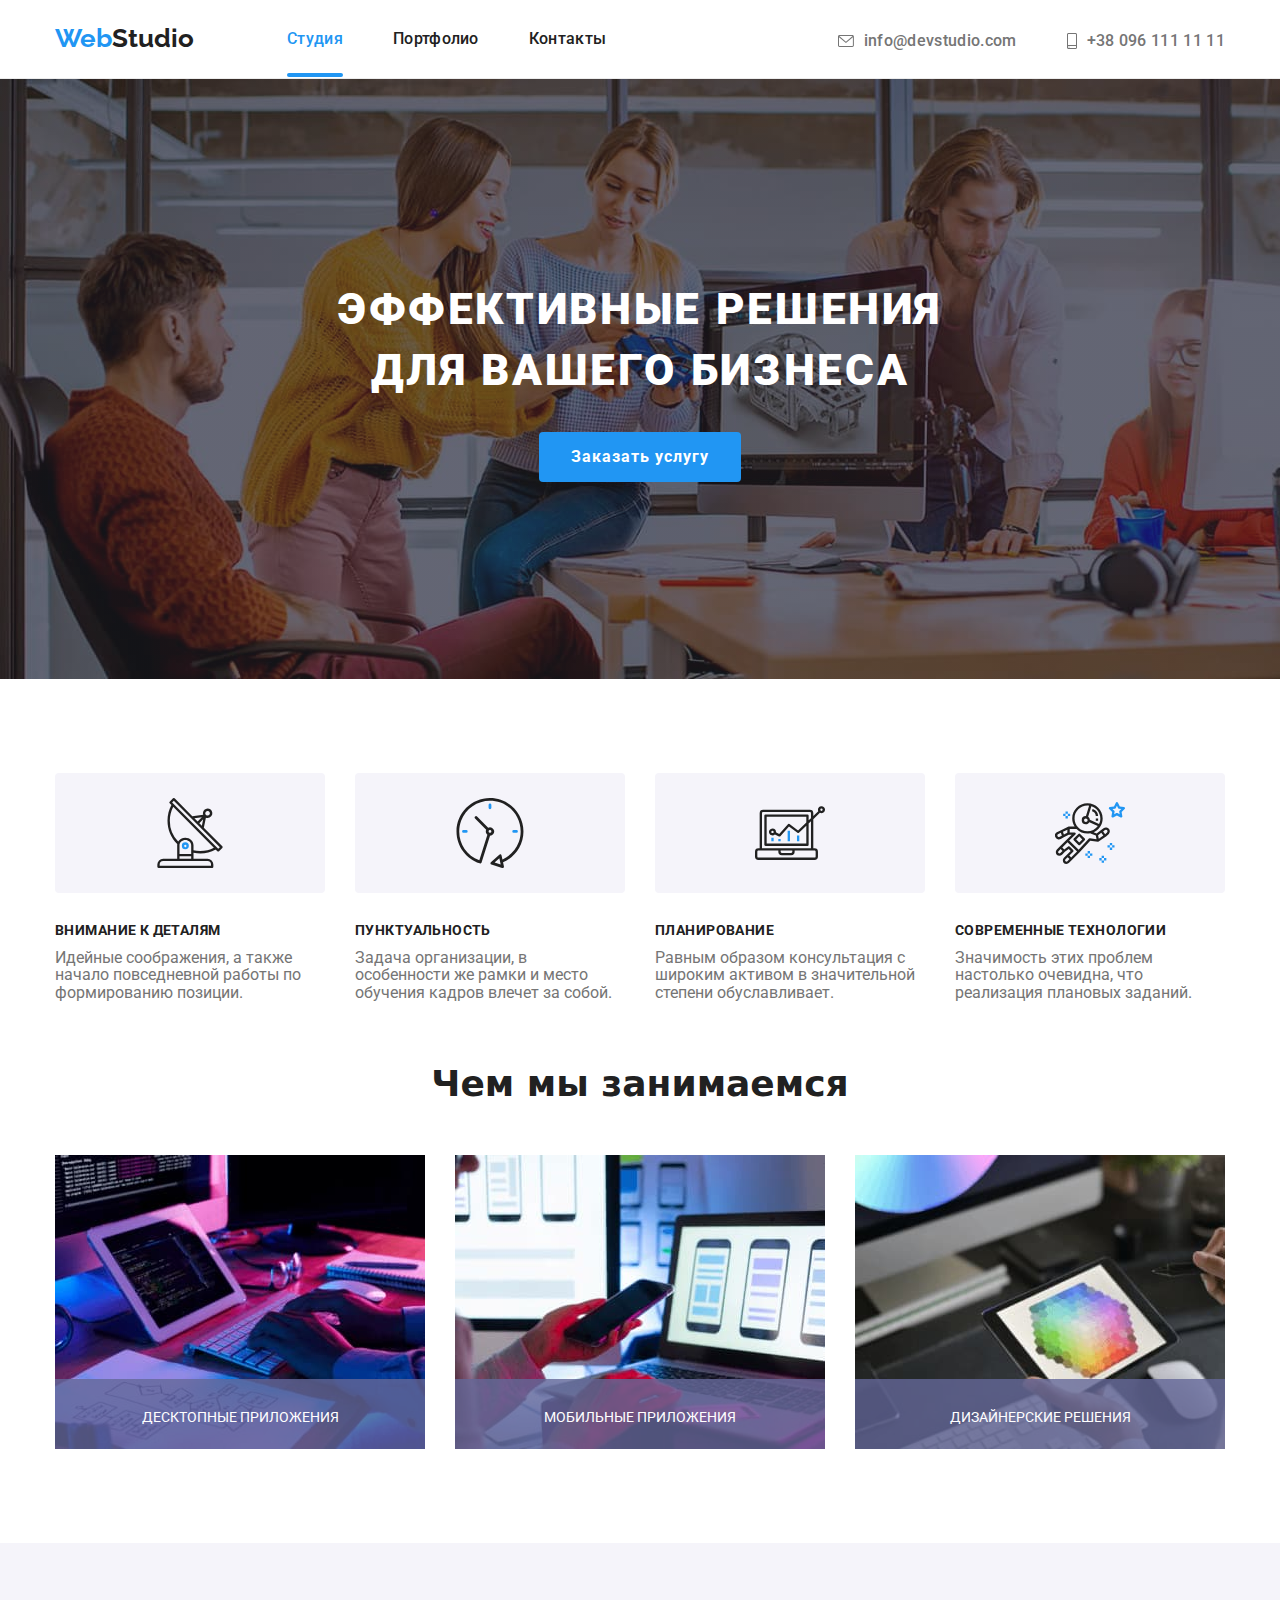
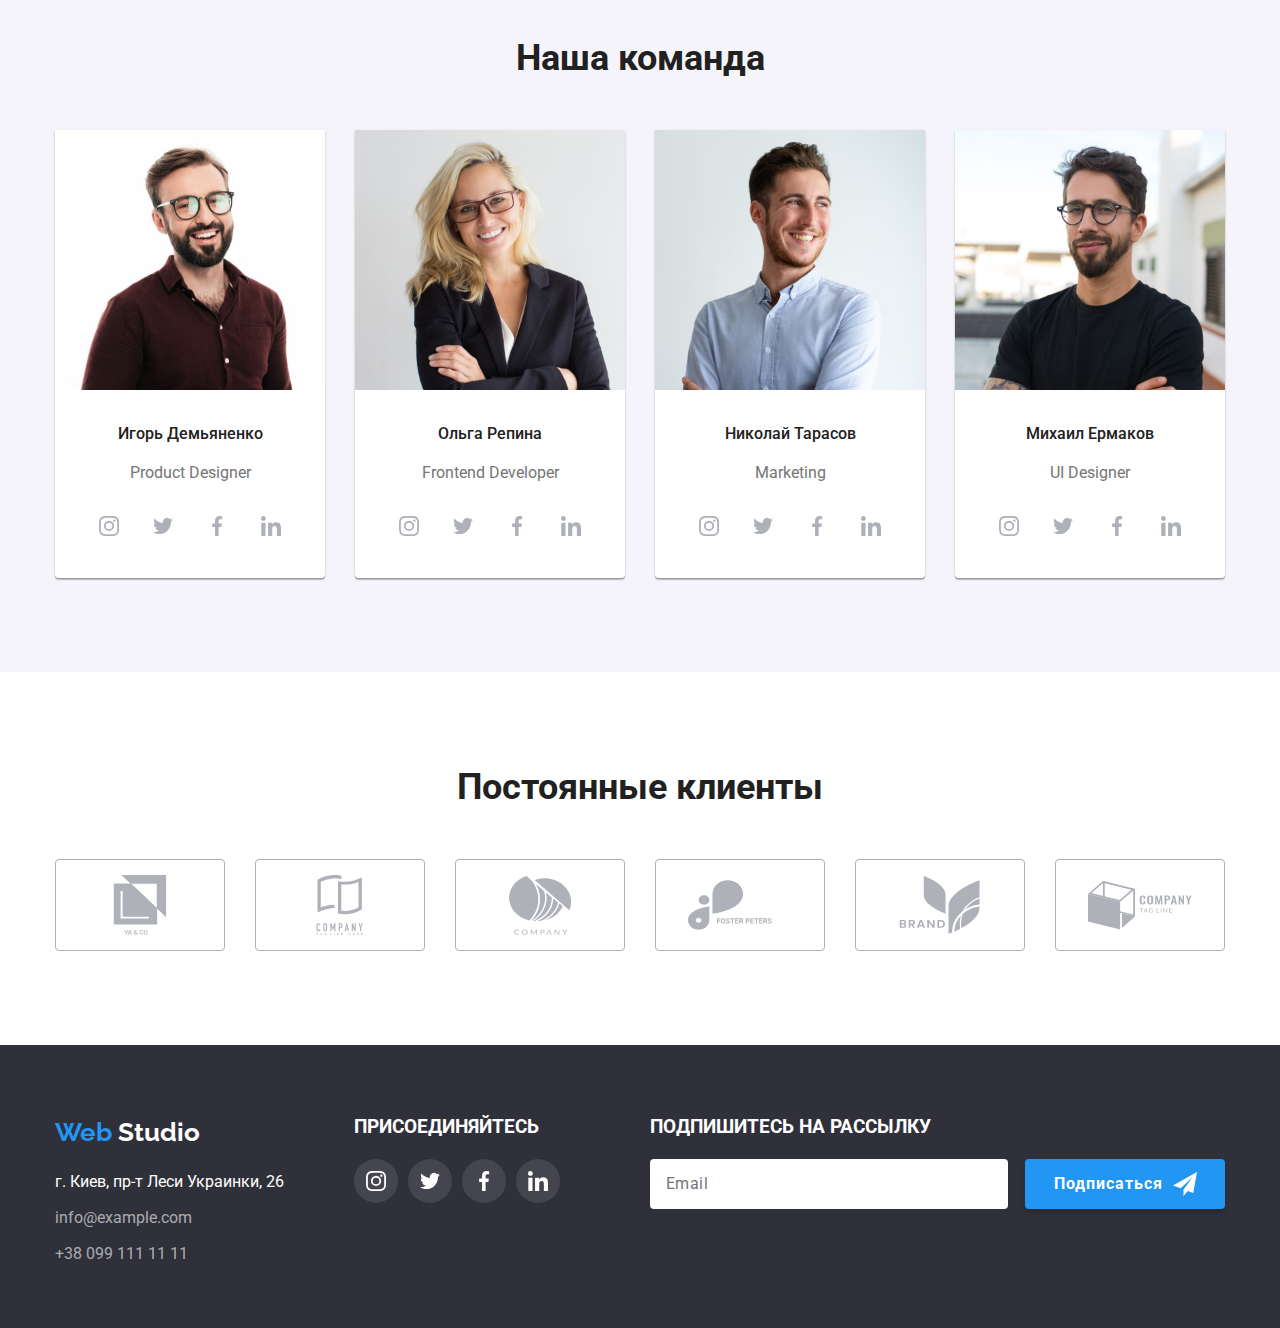
<file: index.html>
<!DOCTYPE html>
<html lang="ru">

<head>
    <meta charset="UTF-8">
    <meta http-equiv="X-UA-Compatible" content="IE=edge">
    <meta name="viewport" content="width=device-width, initial-scale=1.0">
    <title>Document</title>
   <link rel="stylesheet" href="https://cdnjs.cloudflare.com/ajax/libs/modern-normalize/1.1.0/modern-normalize.min.css">
    <link rel="preconnect" href="https://fonts.googleapis.com">
    <link rel="preconnect" href="https://fonts.gstatic.com" crossorigin>
    <link href="https://fonts.googleapis.com/css2?family=Raleway:wght@700&family=Roboto:wght@400;500;700;900&display=swap"
        rel="stylesheet">
    <link rel="stylesheet" href="./css/main.min.css">
       
</head>

<body>
   
    <header class="page-header">
        <div class="page-header__container main-nav">
            <nav class="page-header__navigation">
                <!-- logo -->
            <a  href="#" class="logo-header" >Web<span class="logo-header__text">Studio</span></a>
            
            <ul class="navigation list " >
                <li class="navigation_item" ><a href="#" class="navigation_link current" >Студия</a></li>
                <li class="navigation_item"><a href="./portfolio.html" class="navigation_link">Портфолио</a></li>
                <li class="navigation_item"><a href="#" class="navigation_link">Контакты</a></li>
                    
            </ul>
            </nav>
<!-- contacts -->
            <ul class="contacts list">
                <li class="contacts_item">
                    <a href="mailto:info@devstudio.com" class="contacts_link">
                        <svg class="contacts_icon" width="16" height="12">
                            <use href="./image/sprite.svg#icon-envelope"></use>
                        </svg> 
                        info@devstudio.com</a>
                </li>
                <li class="contacts_item">
                    <a class="contacts_link" href="tel:+380961111111" >
                        <svg class="contacts_icon" width="10" height="16">
                            <use href="./image/sprite.svg#icon-tel"></use>
                        </svg>
                        +38 096 111 11 11</a>
                </li>
            </ul>

        </div>
    </header>

    <main class="main">

        <!--Секция Герой-->
        
        <section class="hero hero-box">

        <div class="container  ">
            <h1 class="hero_title">Эффективные решения для вашего бизнеса</h1>

            <button data-modal-open type="button" class="hero-button">Заказать услугу</button>

        </div>
        </section>
        
        <!--Секция Особенности-->
       
        <section class="features-section">
            <div class="container ">

            <h2 class="features_title">Особенности</h2>

            <ul class="features list">
                <li class="features__item">
                    <div class="features-box">
                    <svg class="features-box__icon" width="70" height="70">
                        <use href="./image/sprite.svg#icon-antenna"></use>
                    </svg>
                    </div>
                    <h3 class="features-box__header">Внимание к деталям</h3>
                    <p  class="features-box__text">Идейные соображения, а также начало повседневной работы по формированию позиции.</p>
                </li>
                <li class="features__item">
                    <div class="features-box">
                        <svg class="features-box__icon" width="70" height="70">
                            <use href="./image/sprite.svg#icon-clock"></use>
                        </svg>
                    </div>
                    <h3 class="features-box__header">Пунктуальность</h3>
                    <p class="features-box__text">Задача организации, в особенности же рамки и место обучения кадров влечет за собой.</p>
                </li>
                <li class="features__item">
                    <div class="features-box ">
                        <svg class="features-box__icon" width="70" height="70">
                            <use href="./image/sprite.svg#icon-diagram"></use>
                        </svg>
                    </div>
                    <h3 class="features-box__header">Планирование</h3>
                    <p class="features-box__text">Равным образом консультация с широким активом в значительной степени обуславливает.</p>
                </li>
                <li class="features__item">
                    <div class="features-box">
                        <svg class="features-box__icon" width="70" height="70">
                            <use href="./image/sprite.svg#icon-astronaut"></use>
                        </svg>
                    </div>
                    <h3 class="features-box__header">Современные технологии</h3>
                    <p class="features-box__text">Значимость этих проблем настолько очевидна, что реализация плановых заданий.</p>
                </li>
            </ul>
            </div>
        </section>
        
        <!--Секция Чем мы занимаемся-->
       
        <section class="work-section">
            <div class="container ">

            <h2 class="work__title ">Чем мы занимаемся</h2>

           <ul class="work list">

               <li class="work__item ">
                   <img src="./image/box1.jpg " width="370" alt="Компьютер"/>
                    <p class="work__text">Десктопные приложения</p>
               
                </li>

               <li class="work__item ">
                  <img src="./image/box2.jpg" width="370" alt="Мобильный телефон"/>
                <p class="work__text">Мобильные приложения</p>
                </li>

               <li class="work__item ">
                   <img src="./image/box3.jpg" width="370" alt="Планшет"/>
                <p class="work__text">Дизайнерские решения</p>
                </li>
            </ul>

            </div>
        </section>
        
        <!--Секция Наша команда-->
        
         <section class="team-section">
            <div class="container">

            <h2 class="team__title">Наша команда</h2>

            <ul class="team list">
                <li class="team__item">
                    <div class="team__box">
                    <img src="./image/team-card1.jpg" alt="Игорь Демьяненко" width="270" />
                    <div class="team-card">
                    <h3 class="team-card__name">Игорь Демьяненко</h3>
                    <p class="team-card__position">Product Designer</p>
                    <ul class="team-social list">
                    
                        <li>
                            <a class="team-social__link" href="#">
                                <svg class="team-social__icon" width="44" height="44">
                                    <use href="./image/sprite.svg#icon-instagram"></use>
                                </svg>
                            </a>
                        </li>
                    
                        <li>
                            <a class="team-social__link" href="#">
                                <svg class="team-social__icon" width="44" height="44">
                                    <use href="./image/sprite.svg#icon-twitter"></use>
                                </svg>
                            </a>
                        </li>
                    
                        <li>
                            <a class="team-social__link" href="#">
                                <svg class="team-social__icon" width="44" height="44">
                                    <use href="./image/sprite.svg#icon-facebook"></use>
                                </svg>
                            </a>
                        </li>
                    
                        <li>
                            <a class="team-social__link" href="#">
                                <svg class="team-social__icon" width="44" height="44">
                                    <use href="./image/sprite.svg#icon-linkedin"></use>
                                </svg>
                            </a>
                        </li>
                    </ul>
                    </div>
                   
                    </div>
                </li>
                <li class="team__item">
                    <div class="team__box">
                    <img src="./image/team-card2.jpg" alt="Ольга Репина" width="270" />                 
                    <div class="team-card">
                    <h3 class="team-card__name">Ольга Репина</h3>
                    <p class="team-card__position">Frontend Developer</p>
                    <ul class="team-social  list">
                    
                        <li><a class="team-social__link" href="#">
                                <svg class="team-social__icon" width="44" height="44">
                                    <use href="./image/sprite.svg#icon-instagram"></use>
                                </svg>
                            </a>
                        </li>
                    
                        <li>
                            <a class="team-social__link" href="#">
                                <svg class="team-social__icon" width="44" height="44">
                                    <use href="./image/sprite.svg#icon-twitter"></use>
                                </svg>
                            </a>
                        </li>
                    
                        <li>
                            <a class="team-social__link" href="#">
                                <svg class="team-social__icon" width="44" height="44">
                                    <use href="./image/sprite.svg#icon-facebook"></use>
                                </svg>
                            </a>
                        </li>
                    
                        <li>
                            <a class="team-social__link" href="#">
                                <svg class="team-social__icon" width="44" height="44">
                                    <use href="./image/sprite.svg#icon-linkedin"></use>
                                </svg>
                            </a>
                        </li>
                    </ul>
                    </div>
                    
                    </div>
                </li>
                <li class="team__item">
                    <div class="team__box">
                    <img src="./image/team-card3.jpg" alt="Николай Тарасов" width="270" />
                    <div class="team-card">
                    <h3 class="team-card__name">Николай Тарасов</h3>
                    <p class="team-card__position">Marketing</p>
                    <ul class="team-social  list">
                    
                        <li><a class="team-social__link" href="#">
                                <svg class="team-social__icon" width="44" height="44">
                                    <use href="./image/sprite.svg#icon-instagram"></use>
                                </svg>
                            </a>
                        </li>
                    
                        <li>
                            <a class="team-social__link" href="#">
                                <svg class="team-social__icon" width="44" height="44">
                                    <use href="./image/sprite.svg#icon-twitter"></use>
                                </svg>
                            </a>
                        </li>
                    
                        <li>
                            <a class="team-social__link" href="#">
                                <svg class="team-social__icon" width="44" height="44">
                                    <use href="./image/sprite.svg#icon-facebook"></use>
                                </svg>
                            </a>
                        </li>
                    
                        <li>
                            <a class="team-social__link" href="#">
                                <svg class="team-social__icon" width="44" height="44">
                                    <use href="./image/sprite.svg#icon-linkedin"></use>
                                </svg>
                            </a>
                        </li>
                    </ul>
                    </div>
                  
                    </div>
                </li>
                <li class="team__item">
                    <div class="team__box">
                    <img src="./image/img.jpg" alt="Михаил Ермаков" width="270" />
                    <div class="team-card">
                    <h3 class="team-card__name">Михаил Ермаков</h3>
                    <p class="team-card__position">UI Designer</p>
                    <ul class="team-social  list">
                    
                        <li><a class="team-social__link" href="#">
                                <svg class="team-social__icon" width="44" height="44">
                                    <use href="./image/sprite.svg#icon-instagram"></use>
                                </svg>
                            </a>
                        </li>
                    
                        <li>
                            <a class="team-social__link" href="#">
                                <svg class="team-social__icon" width="44" height="44">
                                    <use href="./image/sprite.svg#icon-twitter"></use>
                                </svg>
                            </a>
                        </li>
                    
                        <li>
                            <a class="team-social__link" href="#">
                                <svg class="team-social__icon" width="44" height="44">
                                    <use href="./image/sprite.svg#icon-facebook"></use>
                                </svg>
                            </a>
                        </li>
                    
                        <li>
                            <a class="team-social__link" href="#">
                                <svg class="team-social__icon" width="44" height="44">
                                    <use href="./image/sprite.svg#icon-linkedin"></use>
                                </svg>
                            </a>
                        </li>
                    </ul>
                    </div>
                    
                    </div>
                </li>
            </ul>
            </div>
         </section>

         <!-- Секция наши клиенты -->

         <section class="clients-section">

            <div class="container">
                <h2 class="clients__title">Постоянные клиенты</h2>
                <ul class="clients list">

                <li >
                    <a class="clients__link" href="#">
                        <svg class="clients__icon" width="170" height="92">
                            <use href="./image/sprite.svg#icon-logo1"></use>
                        </svg> 
                    </a>
                </li>
                <li >
                    <a class="clients__link" href="#">
                        <svg class="clients__icon width="170" height="92">
                            <use href="./image/sprite.svg#icon-logo2"></use>
                        </svg> 
                    </a>
                </li>
                <li >
                    <a class="clients__link" href="#">
                        <svg class="clients__icon" width="170" height="92">
                            <use href="./image/sprite.svg#icon-logo3"></use>
                        </svg> 
                    </a>
                </li>
                <li >
                    <a class="clients__link" href="#">
                        <svg  class="clients__icon" width="170" height="92">
                            <use href="./image/sprite.svg#icon-logo4"></use>
                        </svg>
                    </a>
                </li>
                <li >
                    <a class="clients__link" href="#">
                        <svg class="clients__icon" width="170" height="92">
                            <use href="./image/sprite.svg#icon-logo5"></use>
                        </svg> 
                    </a>
                </li>
                <li >
                    <a class="clients__link" href="#">
                        <svg  class="clients__icon" width="170" height="92">
                            <use href="./image/sprite.svg#icon-logo6"></use>
                        </svg>
                    </a>
                </li>
                </ul>

            </div>

         </section>
        
    </main>
<!--Футер  -->
    <footer class="footer-section">
        <div class="container footer-box ">

            <div class="footer-box-container">
            <div class="">
        <a href="#" class="logo-footer">Web <span class="logo-footer-text">Studio</span></a>
       
<!-- adress -->

        <address>

            <ul class="adress list">                
            <li class="adress__item"><p>г. Киев, пр-т Леси Украинки, 26</p></li>
            <li class="adress__item"><a href="mailto:info@example.com " class="footer-contacts" >info@example.com</a></li>
            <li class="adress__item"><a href="tel:+380991111111 " class="footer-contacts">+38 099 111 11 11</a></li>
            </ul>
        </address>
        </div>

        <!-- join  -->
        
        <div class="join-box">
            <h3 class="join__title">Присоединяйтесь</h3>
            <ul class="join-social list">
                <li class="join-social__item">
                    <a class="join-social__link" href="#">
                        <svg class="join-social__icon" >
                            <use href="./image/sprite.svg#icon-instagram"></use>
                        </svg>
                    </a>
                </li>
                <li class="join-social__item">
                    <a class="join-social__link" href="#">
                        <svg class="join-social__icon" >
                            <use href="./image/sprite.svg#icon-twitter"></use>
                        </svg>
                    </a>
                </li>
                <li class="join-social__item">
                    <a class="join-social__link" href="#">
                        <svg class="join-social__icon" >
                            <use href="./image/sprite.svg#icon-facebook"></use>
                        </svg>
                    </a>
                </li>
                <li class="join-social__item">
                    <a class="join-social__link" href="#">
                        <svg class="join-social__icon" >
                            <use href="./image/sprite.svg#icon-linkedin"></use>
                        </svg>
                    </a>
                </li>
            </ul>
        </div>
        </div>

<!-- footer-sibscribe  -->

        <div class="footer-sibscribe-box">

        <form class="footer-sibscribe__form">
            <h3 class="footer-sibscribe__title">Подпишитесь на рассылку</h3>
            <label for="name" ></label>
                <input class="footer-sibscribe__input" type="email" id="name" placeholder="Email"/>
<!-- footer-btn  -->
                <button type="submit" class="footer-btn">Подписаться
                    <svg width="24" height="24" class="footer-btn__icon">
                        <use href="./image/sprite.svg#icon-icon-send"></use>
                    </svg>
                    </button>
            
        </form>
        </div>
        </div>
    </footer>

 <!--modal-->

    <div class="backdrop is-hidden" data-modal >
        <div class="modal">
            <button data-modal-close type="button" class="modal__btn-close">
                <svg width="18" height="18"> 
                    <use href="./svg/close.svg#icon-close"></use>
                </svg>
            </button >

            

            <h3 class="modal__title">Оставьте свои данные, мы вам перезвоним</h3>

<!-- Форма  -->

            <form action="#" class="form-box">
                
                    <div class="form">
                        <label for="name-modal" class="form__label">Имя</label>
                        <div class="form-icon-box">
                        <input type="text" name="name" id="name-modal" class="form__input">
                        <svg width="18" height="18" class="form__icon">
                            <use   href="./image/sprite.svg#icon-person-black-18dp-1"></use>
                        </svg>
                         </div>
                    </div>
    
                    <div class="form">
                        <label for="tel" class="form__label">Телефон</label>
                        <div class="form-icon-box">
                        <input type="tel" name="tel" id="tel" class="form__input">
                        <svg width="18" height="18" class="form__icon">
                            <use  href="./image/sprite.svg#icon-phone-black-18dp-1"></use>
                        </svg>
                        </div>
                    </div>
                    

                    <div class="form">
                        <label for="email" class="form__label">Почта</label>
                        <div class="form-icon-box">
                        <input type="email" name="email" id="email" class="form__input">
                        <svg width="18" height="18" class="form__icon">
                            <use  href="./image/sprite.svg#icon-email-black-18dp-1"></use>
                        </svg>
                        </div>
                    </div>

                    <div class="form textarea">   
                    <label class="form__label">Комментарий</label>
                        <textarea class="form__input-textarea" name="feedback"  rows="9" placeholder="Введите текст"></textarea>
                    </div>
<!-- checkbox -->
                    <div class="form checkbox">

                        
                        <label for="checkbox" class="checkbox__label">
                            <input class="checkbox__input" type="checkbox" name="checkbox" id="checkbox" />
                           <span class="checkbox__icon"></span>
                             
                            Соглашаюсь с рассылкой и принимаю <a class="checkbox__link" href="#"> Условия договора</a>
                        </label>
                    </div>
               
                <button type="submit" class="modal-btn-submit">Отправить</button>
            </form>


        </div>
    </div>
    <script src="./js/modal.js"></script>
</body>

</html>
</file>
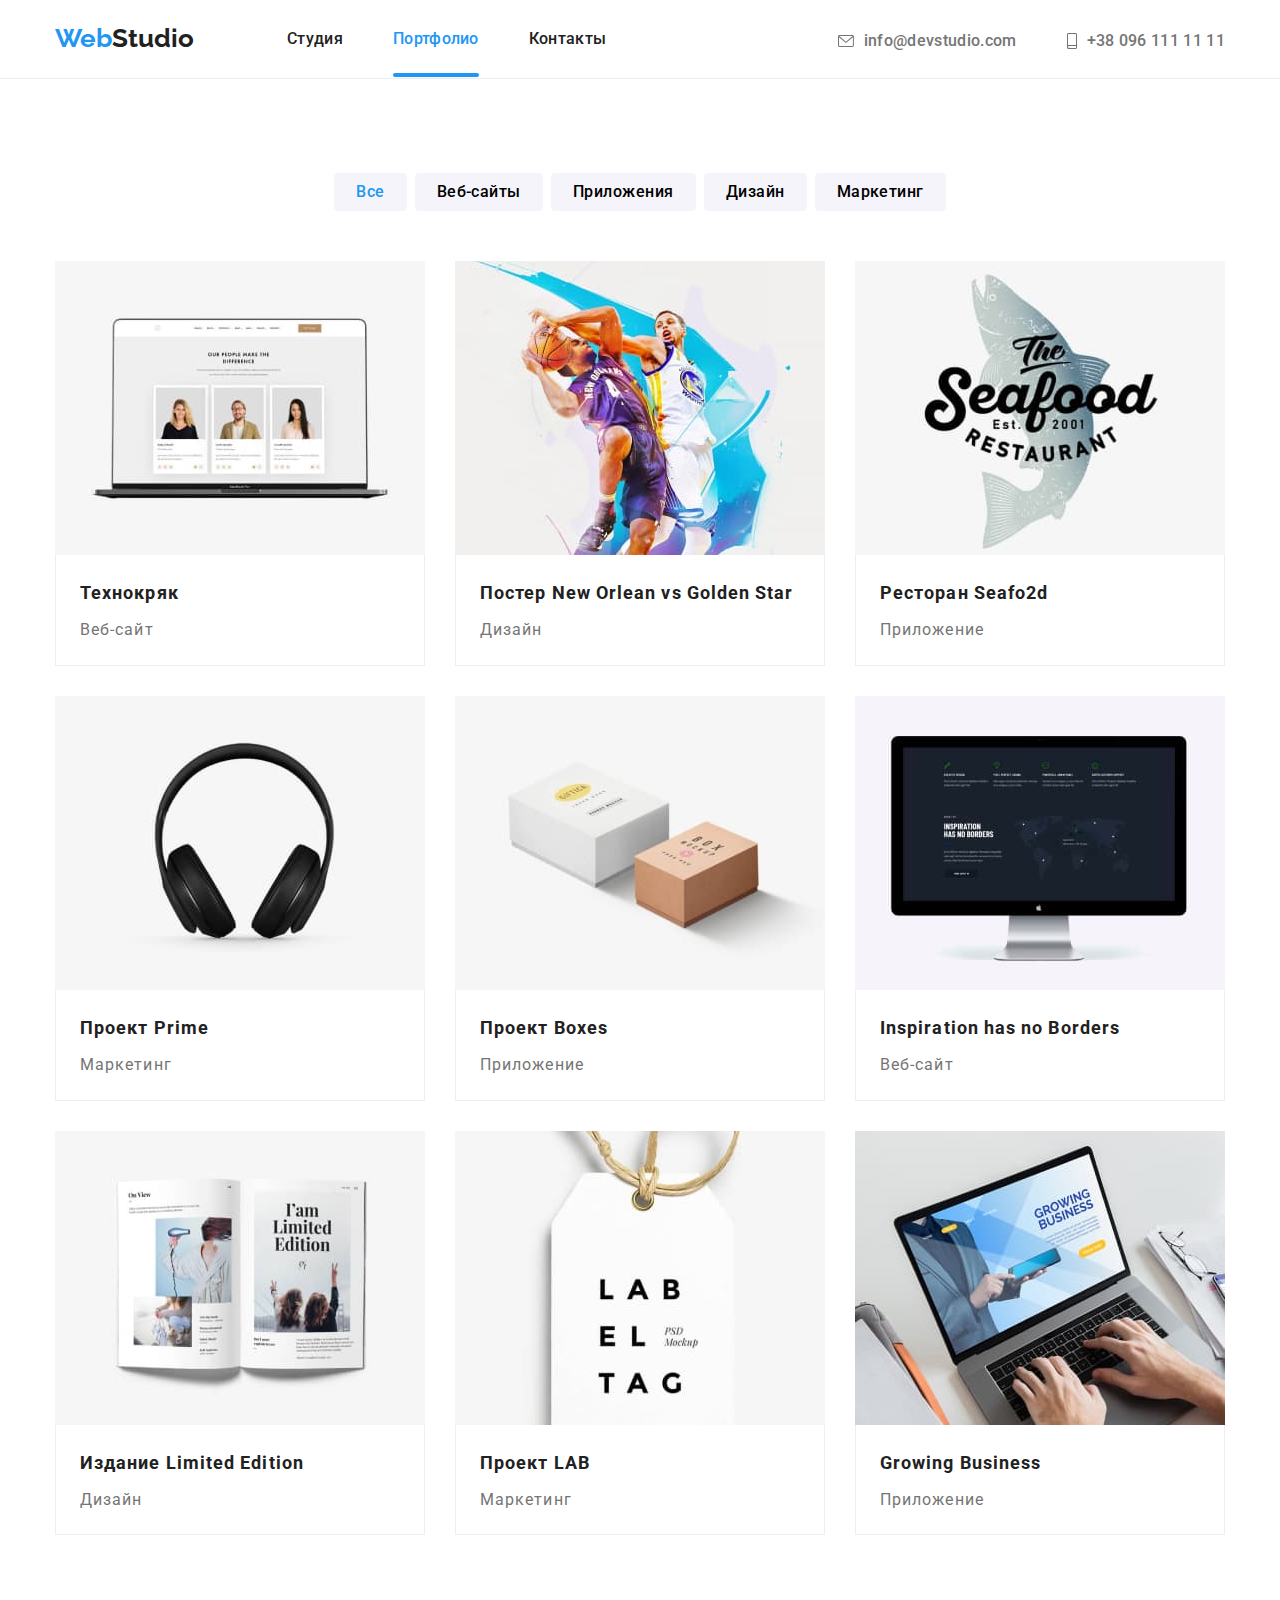
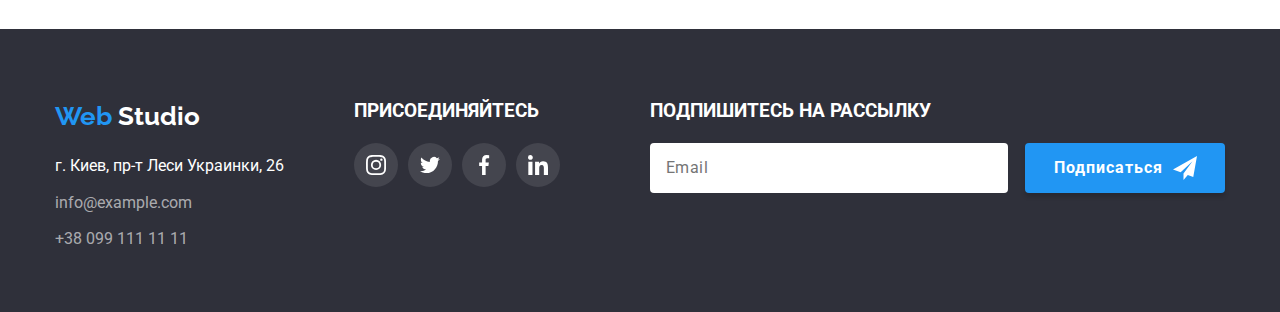
<file: portfolio.html>
<!DOCTYPE html>
<html lang="ru">

<head>
    <meta charset="UTF-8">
    <meta http-equiv="X-UA-Compatible" content="IE=edge">
    <meta name="viewport" content="width=device-width, initial-scale=1.0">
    <title>Document</title>
    <link rel="stylesheet"
        href="https://cdnjs.cloudflare.com/ajax/libs/modern-normalize/1.1.0/modern-normalize.min.css">
    <link rel="preconnect" href="https://fonts.googleapis.com">
    <link rel="preconnect" href="https://fonts.gstatic.com" crossorigin>
    <link
        href="https://fonts.googleapis.com/css2?family=Raleway:wght@700&family=Roboto:wght@400;500;700;900&display=swap"
        rel="stylesheet">
    <link rel="stylesheet" href="./css/main.min.css">
   
</head>

<body>

    <header class="page-header">
        <div class="page-header__container main-nav">
            <nav class="page-header__navigation">
                <!-- logo -->
                <a href="#" class="logo-header">Web<span class="logo-header__text">Studio</span></a>
                
                <ul class="navigation list ">
                    <li class="navigation_item"><a href="./index.html" class="navigation_link ">Студия</a></li>
                    <li class="navigation_item"><a href="./portfolio.html" class="navigation_link current">Портфолио</a></li>
                    <li class="navigation_item"><a href="#" class="navigation_link">Контакты</a></li>
                
                </ul>
                </nav>

                <!-- contacts -->
    
            <ul class="contacts list">
                <li class="contacts_item">
                    <a href="mailto:info@devstudio.com" class="contacts_link">
                        <svg class="contacts_icon" width="16" height="12">
                            <use href="./image/sprite.svg#icon-envelope"></use>
                        </svg>
                        info@devstudio.com</a>
                </li>
                <li class="contacts_item">
                    <a class="contacts_link" href="tel:+380961111111">
                        <svg class="contacts_icon" width="10" height="16">
                            <use href="./image/sprite.svg#icon-tel"></use>
                        </svg>
                        +38 096 111 11 11</a>
                </li>
            </ul>
            
            </div>
            </header>
    <main>
        <!-- portfolio -->
        <Section class="portfolio-section" >

        <!-- portfolio-buttons -->
        
        <div class="container ">
            <h1 class="portfolio-buttons__title ">Наши работы</h1>
            <ul class="portfolio-buttons list">
            <li class="portfolio-buttons__item"><button type="button" class="portfolio-button__text current">Все</button></li>
            <li class="portfolio-buttons__item"><button type="button" class="portfolio-button__text">Веб-сайты</button></li>
            <li class="portfolio-buttons__item"><button type="button" class="portfolio-button__text">Приложения</button></li>
            <li class="portfolio-buttons__item"><button type="button" class="portfolio-button__text">Дизайн</button></li>
            <li class="portfolio-buttons__item"><button type="button" class="portfolio-button__text">Маркетинг</button></li>
            </ul>

     
        <ul class="portfolio-box list ">
            
            <li class="portfolio-box__item "> 
               <a href="#" class="portfolio-box__link">

                   <div class="gallery-card">
                       <div class="gallery-card__description">Технокряк это современная площадка распространения коронавируса. Компании используют эту платформу для цифрового
                    шпионажа и атак на защищённые сервера конкурентов.</div>
                     <img src="./image/технокряк.jpg" width="370" alt="компьютер с сайтом" />
                    </div>

                <div class="card-content">
                <h2 class="card-content__title">Технокряк</h2>
                <p class="card-content__text">Веб-сайт</p>
                </div>
                </a>
             </li>

            <li class="portfolio-box__item"> 
                <a href="#" class="portfolio-box__link">
                    <div class="gallery-card">
                       <div class="gallery-card__description">Технокряк это современная площадка распространения коронавируса. Компании используют эту платформу для цифрового
                    шпионажа и атак на защищённые сервера конкурентов.</div>
                <img src="./image/посте-new-orlean.jpg" width="370" alt="Два баскетболиста"/>
                </div>
                <div class="card-content">
                <h2 class="card-content__title">Постер New Orlean vs Golden Star</h2>
                <p class="card-content__text">Дизайн</p>
                </div>
                </a>
            </li>

            <li class="portfolio-box__item"> 
                <a href="#" class="portfolio-box__link">
                    <div class="gallery-card">
                        <div class="gallery-card__description">Технокряк это современная площадка распространения коронавируса. Компании
                            используют эту платформу для цифрового
                            шпионажа и атак на защищённые сервера конкурентов.</div>
                <img src="./image/The-seafood-restoran.jpg" width="370" alt="Рыба с названием ресторана"/>
                </div>
                <div class="card-content">
                <h2 class="card-content__title">Ресторан Seafo2d</h2>
                <p class="card-content__text">Приложение</p>
                </div>
                </a>
            </li>

            <li class="portfolio-box__item">
                <a href="#" class="portfolio-box__link">
                    <div class="gallery-card">
                        <div class="gallery-card__description">Технокряк это современная площадка распространения коронавируса. Компании
                            используют эту платформу для цифрового
                            шпионажа и атак на защищённые сервера конкурентов.</div>
                <img src="./image/проект-Prime.jpg" width="370" alt="Наушники"/>
                </div>
                <div class="card-content">
                <h2 class="card-content__title">Проект Prime</h2>
                <p class="card-content__text">Маркетинг</p>
                </div>
                </a>
            </li>

            <li class="portfolio-box__item">
                <a href="#" class="portfolio-box__link">
                    <div class="gallery-card">
                        <div class="gallery-card__description">Технокряк это современная площадка распространения коронавируса. Компании
                            используют эту платформу для цифрового
                            шпионажа и атак на защищённые сервера конкурентов.</div>
                <img src="./image/Проект-Box.jpg" width="370" alt="Кирпич"/>
                </div>
                <div class="card-content">
                <h2 class="card-content__title">Проект Boxes</h2>
                <p class="card-content__text">Приложение</p>
                </div>
                </a>
            </li>

            <li class="portfolio-box__item">  
                <a href="#" class="portfolio-box__link">
                    <div class="gallery-card">
                        <div class="gallery-card__description">Технокряк это современная площадка распространения коронавируса. Компании
                            используют эту платформу для цифрового
                            шпионажа и атак на защищённые сервера конкурентов.</div>
                <img src="./image/inspiration-has-no-border.jpg" width="370" alt="Монитор компьютера"/>
                </div>
                <div class="card-content">
                <h2 class="card-content__title">Inspiration has no Borders</h2>
                <p  class="card-content__text"> Веб-сайт</p>
                </div>
                </a>
             </li>

            <li class="portfolio-box__item">
                <a href="#" class="portfolio-box__link">
                    <div class="gallery-card">
                        <div class="gallery-card__description">Технокряк это современная площадка распространения коронавируса. Компании
                            используют эту платформу для цифрового
                            шпионажа и атак на защищённые сервера конкурентов.</div>
                <img src="./image/издание-limited-edition.jpg" width="370" alt="Журнал" />
                </div>
                <div class="card-content">
                <h2 class="card-content__title">Издание Limited Edition</h2>
                <p class="card-content__text">Дизайн</p>
                </div>
                </a>
            </li>

            <li class="portfolio-box__item"> 
                <a href="#" class="portfolio-box__link">
                    <div class="gallery-card">
                        <div class="gallery-card__description">Технокряк это современная площадка распространения коронавируса. Компании
                            используют эту платформу для цифрового
                            шпионажа и атак на защищённые сервера конкурентов.</div>
                <img src="./image/проект-lab.jpg" width="370" alt="Бирка" />
                </div>
                <div class="card-content">
                <h2 class="card-content__title">Проект LAB</h2>
                <p class="card-content__text">Маркетинг</p>
                </div>
                </a>
            </li>

            <li class="portfolio-box__item">
                <a href="#" class="portfolio-box__link">
                    <div class="gallery-card">
                        <div class="gallery-card__description">Технокряк это современная площадка распространения коронавируса. Компании
                            используют эту платформу для цифрового
                            шпионажа и атак на защищённые сервера конкурентов.</div>
                <img src="./image/growing-bisness.jpg" width="370" alt="Ноутбук с сайтом" />
                </div>
                <div class="card-content">
                <h2 class="card-content__title">Growing Business</h2>
                <p class="card-content__text">Приложение</p>
                </div>
                </a>
            </li>
        </ul>
        </div>
    </Section>

    </main>
<!--Футер  -->
<footer class="footer-section">
    <div class="container footer-box ">

        <div class="footer-box-container">
            <div class="">
                <a href="#" class="logo-footer">Web <span class="logo-footer-text">Studio</span></a>

                <!-- adress -->

                <address>

                    <ul class="adress list">
                        <li class="adress__item">
                            <p>г. Киев, пр-т Леси Украинки, 26</p>
                        </li>
                        <li class="adress__item"><a href="mailto:info@example.com "
                                class="footer-contacts">info@example.com</a></li>
                        <li class="adress__item"><a href="tel:+380991111111 " class="footer-contacts">+38 099 111 11
                                11</a></li>
                    </ul>
                </address>
            </div>

            <!-- join  -->

            <div class="join-box">
                <h3 class="join__title">Присоединяйтесь</h3>
                <ul class="join-social list">
                    <li class="join-social__item">
                        <a class="join-social__link" href="#">
                            <svg class="join-social__icon">
                                <use href="./image/sprite.svg#icon-instagram"></use>
                            </svg>
                        </a>
                    </li>
                    <li class="join-social__item">
                        <a class="join-social__link" href="#">
                            <svg class="join-social__icon">
                                <use href="./image/sprite.svg#icon-twitter"></use>
                            </svg>
                        </a>
                    </li>
                    <li class="join-social__item">
                        <a class="join-social__link" href="#">
                            <svg class="join-social__icon">
                                <use href="./image/sprite.svg#icon-facebook"></use>
                            </svg>
                        </a>
                    </li>
                    <li class="join-social__item">
                        <a class="join-social__link" href="#">
                            <svg class="join-social__icon">
                                <use href="./image/sprite.svg#icon-linkedin"></use>
                            </svg>
                        </a>
                    </li>
                </ul>
            </div>
        </div>

        <!-- footer-sibscribe  -->

        <div class="footer-sibscribe-box">

            <form class="footer-sibscribe__form">
                <h3 class="footer-sibscribe__title">Подпишитесь на рассылку</h3>
                <label for="name"></label>
                <input class="footer-sibscribe__input" type="email" id="name" placeholder="Email" />
                <!-- footer-btn  -->
                <button type="submit" class="footer-btn">Подписаться
                    <svg width="24" height="24" class="footer-btn__icon">
                        <use href="./image/sprite.svg#icon-icon-send"></use>
                    </svg>
                </button>

            </form>
        </div>
    </div>
</footer>
</body>
</html>
</file>
<file: css/main.min.css>
h1,h2,h3,h4,h5,h6,p{margin:0px}img{display:block;max-width:100%;height:auto}a{text-decoration:none}.list{list-style:none;padding:0px;margin:0px}.page-header{border-bottom:1px solid #ececec;padding-top:24px;padding-bottom:24px}.page-header__container{width:1200px;margin-right:auto;margin-left:auto;padding-left:15px;padding-right:15px}.logo-header{color:#2196f3;font-family:raleway;text-decoration:none;font-weight:700;font-size:26px;margin-right:93px}.logo-header__text{color:#212121}.main-nav{display:-webkit-box;display:-ms-flexbox;display:flex;-webkit-box-align:baseline;-ms-flex-align:baseline;align-items:baseline}.page-header__navigation{display:-webkit-box;display:-ms-flexbox;display:flex;-webkit-box-align:center;-ms-flex-align:center;align-items:center}.navigation{display:-webkit-box;display:-ms-flexbox;display:flex}.navigation_item:not(:last-child){margin-right:50px}.navigation_link{position:relative;color:#212121;line-height:1.1;letter-spacing:0.02em;text-decoration:none;font-weight:500;display:block;-webkit-transition:color 250ms cubic-bezier(0.4, 0, 0.2, 1);transition:color 250ms cubic-bezier(0.4, 0, 0.2, 1);font-family:roboto,sans-serif}.navigation_link::after{content:'';width:100%;height:4px;border-radius:2px;background-color:#2196f3;left:0;bottom:-1;position:absolute;opacity:0;-webkit-transition:opacity 250ms cubic-bezier(0.4, 0, 0.2, 1);transition:opacity 250ms cubic-bezier(0.4, 0, 0.2, 1)}.navigation_link.current::after{opacity:1;top:43px}.navigation_link:hover,.navigation_link:focus{color:#2196f3}.current{color:#2196f3}.navigation.current::after:hover{width:40px;height:4px;background-color:#2196f3}.contacts{display:-webkit-box;display:-ms-flexbox;display:flex;-webkit-box-pack:end;-ms-flex-pack:end;justify-content:flex-end;-webkit-box-align:center;-ms-flex-align:center;align-items:center;margin-left:auto}.contacts_icon{fill:currentColor;margin-right:10px}.contacts_item:not(:last-child){margin-right:50px}.contacts_link{color:#757575;text-decoration:none;line-height:1.1;letter-spacing:0.02em;font-weight:500;display:-webkit-box;display:-ms-flexbox;display:flex;-webkit-box-align:center;-ms-flex-align:center;align-items:center;-webkit-transition:color 250ms cubic-bezier(0.4, 0, 0.2, 1);transition:color 250ms cubic-bezier(0.4, 0, 0.2, 1);font-family:roboto,sans-serif}.contacts_link:hover{color:#2196f3}.contacts_icon:hover{fill:#2196f3}.hero{text-align:center;padding-top:200px;padding-bottom:200px;padding-left:0;padding-right:0;background:#2f303a}.hero-box{max-width:1600px;height:600px;margin-right:auto;margin-left:auto;background-image:-webkit-gradient(linear, left top, left bottom, from(rgba(47,48,58,0.4)), to(rgba(47,48,58,0.4))),url(../image/bg-image.jpg);background-image:linear-gradient(rgba(47,48,58,0.4), rgba(47,48,58,0.4)),url(../image/bg-image.jpg)}.hero_title{color:#fff;font-size:44px;line-height:1.4;letter-spacing:0.06em;text-align:center;text-transform:uppercase;font-weight:900;width:696px;font-family:roboto,sans-serif;margin-bottom:30px;margin-left:auto;margin-right:auto}.hero-button{text-decoration:none;font-family:roboto,sans-serif;font-weight:700;font-size:16px;line-height:1.86;letter-spacing:0.06em;cursor:pointer;color:#fff;background-color:#2196f3;padding:10px 32px;border-radius:4px;border:none;-webkit-transition:background-color 250ms cubic-bezier(0.4, 0, 0.2, 1);transition:background-color 250ms cubic-bezier(0.4, 0, 0.2, 1)}.hero-button:hover{background-color:#188ce8;text-decoration:none}.hero-button:focus{background-color:#188ce8;text-decoration:none}.features-section{padding-bottom:94px;padding-top:94px}.features_title{visibility:hidden;position:absolute;clip:rect(0 0 0 0);width:1px;height:1px;margin:-1px}.features{display:-webkit-box;display:-ms-flexbox;display:flex;margin:0px}.features-box{display:-webkit-box;display:-ms-flexbox;display:flex;-webkit-box-pack:center;-ms-flex-pack:center;justify-content:center;-webkit-box-align:center;-ms-flex-align:center;align-items:center;height:120px;background-color:#f5f4fa;margin-bottom:30px;border-radius:4px}.features-box__icon{display:block;margin:0}.features-box__header{font-size:14px;text-transform:uppercase;font-weight:700;line-height:1.14;letter-spacing:0.03em;color:#212121;font-family:roboto,sans-serif;margin-bottom:10px;margin-right:30px}.features-box__text{color:#757575;font-weight:400;line-height:1.1;font-family:roboto,sans-serif}.features__item{width:270px;height:101px}.features__item:not(:last-child){margin-right:30px}.work-section{padding-bottom:94px;padding-top:94px;position:relative}.work__title{color:#212121;font-weight:700;font-size:36px;line-height:1.2;text-align:center;display:block;margin-bottom:50px}.work{display:-webkit-box;display:-ms-flexbox;display:flex;position:relative}.work__text{position:absolute;bottom:0;font-family:roboto,sans-serif;height:70px;width:370px;font-size:14px;line-height:1.6;text-align:center;padding-top:27px;text-transform:uppercase;color:#fff;background:rgba(100,104,153,0.8)}.work__item:not(:last-child){margin-right:30px}.team-section{background-color:#f5f4fa;padding-top:94px;padding-bottom:94px}.team__title{color:#212121;font-weight:700;font-size:36px;line-height:1.2;text-align:center;display:block;margin-bottom:50px;font-family:roboto,sans-serif}.team{display:-webkit-box;display:-ms-flexbox;display:flex}.team__box{-webkit-box-shadow:0px 1px 3px rgba(0,0,0,0.12),0px 1px 1px rgba(0,0,0,0.14),0px 2px 1px rgba(0,0,0,0.2);box-shadow:0px 1px 3px rgba(0,0,0,0.12),0px 1px 1px rgba(0,0,0,0.14),0px 2px 1px rgba(0,0,0,0.2);border-radius:0px 0px 4px 4px;width:270px}.team-card{padding:30px 32px}.team__item{background-color:#fff}.team__item:not(:last-child){margin-right:30px}.team-card__name{font-size:16px;color:#212121;line-height:1.8;font-weight:500;text-align:center;font-family:roboto,sans-serif;margin-bottom:10px}.team-card__position{color:#757575;font-weight:400;line-height:1.8;font-size:16px;font-family:roboto,sans-serif;text-align:center;margin-bottom:16px}.team-social{display:-webkit-box;display:-ms-flexbox;display:flex;-webkit-box-pack:justify;-ms-flex-pack:justify;justify-content:space-between}.team-social__link{width:44px;height:44px;border-radius:50%;display:-webkit-box;display:-ms-flexbox;display:flex;-webkit-box-pack:center;-ms-flex-pack:center;justify-content:center;-webkit-box-align:center;-ms-flex-align:center;align-items:center;-webkit-transition:background-color 250ms cubic-bezier(0.4, 0, 0.2, 1);transition:background-color 250ms cubic-bezier(0.4, 0, 0.2, 1)}.team-social__link:hover,.team-social__link:focus{background-color:#2196f3;border-radius:50%;display:-webkit-box;display:-ms-flexbox;display:flex;-webkit-box-pack:center;-ms-flex-pack:center;justify-content:center;-webkit-box-align:center;-ms-flex-align:center;align-items:center}.team-social__icon{fill:#afb1b8;width:20px;height:20px;-webkit-transition:fill 250ms cubic-bezier(0.4, 0, 0.2, 1);transition:fill 250ms cubic-bezier(0.4, 0, 0.2, 1)}.team-social__link:hover .team-social__icon,.team-social__link:focus .team-social__icon{fill:#fff}.clients-section{padding-top:94px;padding-bottom:94px}.clients__title{color:#212121;font-weight:700;font-size:36px;line-height:1.2;text-align:center;display:block;margin-bottom:50px;font-family:roboto,sans-serif}.clients{display:-webkit-box;display:-ms-flexbox;display:flex;-webkit-box-pack:justify;-ms-flex-pack:justify;justify-content:space-between;-webkit-box-align:center;-ms-flex-align:center;align-items:center}.clients__link{border:1px solid #afb1b8;-webkit-box-sizing:border-box;box-sizing:border-box;border-radius:4px;width:170px;height:92px;padding:16px 32px;display:-webkit-box;display:-ms-flexbox;display:flex;-webkit-box-align:center;-ms-flex-align:center;align-items:center;-webkit-box-pack:center;-ms-flex-pack:center;justify-content:center;-webkit-transition:fill 250ms cubic-bezier(0.4, 0, 0.2, 1),border 250ms cubic-bezier(0.4, 0, 0.2, 1);transition:fill 250ms cubic-bezier(0.4, 0, 0.2, 1),border 250ms cubic-bezier(0.4, 0, 0.2, 1)}.clients__link:hover,.clients__link:focus{border:1px solid #2196f3;fill:#2196f3}.clients__icon{fill:#afb1b8;width:106px;height:60px;-webkit-transition:fill 250ms cubic-bezier(0.4, 0, 0.2, 1);transition:fill 250ms cubic-bezier(0.4, 0, 0.2, 1)}.clients__link:hover.clients__icon,.clients__link:focus.clients__icon{fill:#2196f3}.footer-section{background:#2f303a;padding-bottom:60px;padding-top:72px}.footer-box{display:-webkit-box;display:-ms-flexbox;display:flex;-webkit-box-pack:center;-ms-flex-pack:center;justify-content:center;-webkit-box-align:start;-ms-flex-align:start;align-items:flex-start}.footer-box-container{display:-webkit-box;display:-ms-flexbox;display:flex}.logo-footer{color:#2196f3;text-decoration:none;font-family:Raleway;line-height:1.19;font-weight:700;font-size:26px;margin-bottom:20px;display:block}.logo-footer-text{color:#fff;margin-bottom:20px}.adress{color:#fff;font-style:normal;font-weight:400;line-height:1.7;font-family:roboto,sans-serif}.adress__item:not(:last-child){margin-bottom:9px}.footer-contacts{font-style:normal;text-decoration:none;font-weight:400;line-height:1.7;color:rgba(255,255,255,0.6);margin-bottom:9px;font-family:roboto,sans-serif;-webkit-transition:color 250ms cubic-bezier(0.4, 0, 0.2, 1);transition:color 250ms cubic-bezier(0.4, 0, 0.2, 1)}.footer-contacts:hover,.footer-contacts:focus{color:#2196f3}.join-box{margin-left:70px;padding:0px}.join__title{line-height:1.15;text-transform:uppercase;color:#fff;font-style:normal;margin-bottom:20px;font-family:roboto,sans-serif}.join-social{display:-webkit-box;display:-ms-flexbox;display:flex;padding:0px;margin:0px;margin-right:10px}.join-social__item:not(:last-child){margin-right:10px}.join-social__link{border-radius:50%;background-color:rgba(255,255,255,0.1);display:-webkit-box;display:-ms-flexbox;display:flex;-webkit-box-align:center;-ms-flex-align:center;align-items:center;-webkit-box-pack:center;-ms-flex-pack:center;justify-content:center;width:44px;height:44px;-webkit-transition:background-color 250ms cubic-bezier(0.4, 0, 0.2, 1);transition:background-color 250ms cubic-bezier(0.4, 0, 0.2, 1)}.join-social__link:hover,.join-social__link:focus{background-color:#2196f3}.join-social__icon{fill:#fff;padding:0;width:20px;height:20px;display:block;-webkit-box-align:center;-ms-flex-align:center;align-items:center;-webkit-box-pack:center;-ms-flex-pack:center;justify-content:center}.footer-sibscribe-box{display:-webkit-box;display:-ms-flexbox;display:flex;-webkit-box-pack:end;-ms-flex-pack:end;justify-content:flex-end;margin-left:auto}.footer-sibscribe__form{line-height:1.15;text-transform:uppercase;color:#fff;font-style:normal}.footer-sibscribe__title{line-height:1.15;text-transform:uppercase;color:#fff;font-style:normal;margin-bottom:20px;font-family:roboto,sans-serif}.footer-sibscribe__input{width:358px;height:50px;border-radius:4px;padding-left:16px;font-size:16px;line-height:20px;letter-spacing:0.03em;margin:0;text-decoration:none;border:none;font-family:roboto,sans-serif}.footer-btn{width:200px;height:50px;background-color:#2196f3;font-weight:bold;font-size:16px;line-height:30px;text-align:center;letter-spacing:0.06em;border:none;color:#fff;-webkit-box-shadow:0px 4px 4px rgba(0,0,0,0.15);box-shadow:0px 4px 4px rgba(0,0,0,0.15);border-radius:4px;margin-left:12px;position:relative;padding-right:62px;padding-left:29px;text-decoration:none;border:none;font-family:roboto,sans-serif}.footer-btn:hover,.footer-btn:focus{background-color:#188ce8;text-decoration:none}.footer-btn__icon{position:absolute;top:50%;right:28px;display:inline-block;-webkit-transform:translateY(-50%);transform:translateY(-50%)}.backdrop{position:fixed;top:0;left:0;width:100%;height:100%;background-color:rgba(0,0,0,0.2);opacity:1;-webkit-transition:opacity 500ms cubic-bezier(0.4, 0, 0.2, 1),visibility 500ms cubic-bezier(0.4, 0, 0.2, 1);transition:opacity 500ms cubic-bezier(0.4, 0, 0.2, 1),visibility 500ms cubic-bezier(0.4, 0, 0.2, 1)}.backdrop.is-hidden{pointer-events:none;opacity:0;visibility:hidden}.modal{position:absolute;top:50%;left:50%;-webkit-transform:translate(-50%, -50%);transform:translate(-50%, -50%);padding:40px;min-width:528px;min-height:581px;background-color:white;border-radius:4px;-webkit-box-shadow:0px 2px 1px 0px #00000033, 0px 1px 1px 0px #00000024, 0px 1px 3px 0px #0000001f;box-shadow:0px 2px 1px 0px #00000033, 0px 1px 1px 0px #00000024, 0px 1px 3px 0px #0000001f}.modal__btn-close{position:absolute;top:3%;right:3%;border-radius:50%;width:30px;height:30px;padding:0;display:-webkit-box;display:-ms-flexbox;display:flex;-webkit-box-pack:center;-ms-flex-pack:center;justify-content:center;-webkit-box-align:center;-ms-flex-align:center;align-items:center;border:1px solid rgba(0,0,0,0.1);background-color:transparent;justify-content:center;align-items:center;-webkit-transition:fill 250ms cubic-bezier(0.4, 0, 0.2, 1);transition:fill 250ms cubic-bezier(0.4, 0, 0.2, 1)}.modal__btn-close:focus{fill:#188ce8}.modal__title{font-style:normal;font-weight:700;font-size:20px;line-height:23px;text-align:center;letter-spacing:0.03em;color:#212121;font-family:roboto,sans-serif}.form-box{padding:0;margin:0}.form{margin-top:10px;margin-bottom:4px;position:relative;-webkit-transition:border 250ms cubic-bezier(0.4, 0, 0.2, 1);transition:border 250ms cubic-bezier(0.4, 0, 0.2, 1)}.form__label{font-weight:normal;font-family:roboto,sans-serif;font-size:12px;line-height:14px;letter-spacing:0.01em;color:#757575}.form:first-child{margin-top:12px}.form-icon-box{position:relative;fill:inherit;-webkit-transition:fill 250ms cubic-bezier(0.4, 0, 0.2, 1);transition:fill 250ms cubic-bezier(0.4, 0, 0.2, 1)}.form__input{width:448px;height:40px;display:block;border-radius:4px;border:1px solid rgba(33,33,33,0.2);-webkit-box-sizing:border-box;box-sizing:border-box;padding:0 15px 0 42px;outline:none;-webkit-transition:border 250ms cubic-bezier(0.4, 0, 0.2, 1);transition:border 250ms cubic-bezier(0.4, 0, 0.2, 1)}.form__input:focus{border:1px solid #2196f3}.form__icon{position:absolute;top:50%;left:12px;-webkit-transform:translateY(-50%);transform:translateY(-50%)}.form__input:focus .form__icon{fill:#2196f3}.textarea{margin-bottom:28px;position:relative;-webkit-transition:border 250ms cubic-bezier(0.4, 0, 0.2, 1);transition:border 250ms cubic-bezier(0.4, 0, 0.2, 1)}.form__input-textarea{width:448px;height:120px;padding:12px 16px;border:1px solid rgba(33,33,33,0.2);-webkit-box-sizing:border-box;box-sizing:border-box;border-radius:4px;resize:none;position:relative;display:block;margin-right:auto;margin-left:auto;outline:none;-webkit-transition:border 250ms cubic-bezier(0.4, 0, 0.2, 1);transition:border 250ms cubic-bezier(0.4, 0, 0.2, 1)}.form__input-textarea:focus{border:1px solid #2196f3}.form__input-textarea::-webkit-input-placeholder{font-weight:normal;font-size:12px;line-height:14px;letter-spacing:0.01em;color:rgba(117,117,117,0.5)}.form__input-textarea:-ms-input-placeholder{font-weight:normal;font-size:12px;line-height:14px;letter-spacing:0.01em;color:rgba(117,117,117,0.5)}.form__input-textarea::-ms-input-placeholder{font-weight:normal;font-size:12px;line-height:14px;letter-spacing:0.01em;color:rgba(117,117,117,0.5)}.form__input-textarea::placeholder{font-weight:normal;font-size:12px;line-height:14px;letter-spacing:0.01em;color:rgba(117,117,117,0.5)}.checkbox__label{display:-webkit-box;display:-ms-flexbox;display:flex;-webkit-box-align:center;-ms-flex-align:center;align-items:center;-webkit-box-pack:start;-ms-flex-pack:start;justify-content:flex-start;padding-left:25px;margin-bottom:30px}.checkbox__input{position:absolute;width:1px;height:1px;margin:-1px;border:0;padding:0;clip:rect(0 0 0 0);overflow:hidden}.checkbox__icon{position:absolute;width:16px;height:15px;background-repeat:no-repeat;background-position:center;background-origin:padding-box;margin-left:-25px;border:2px solid   black;border-radius:2px}.checkbox__input:checked .checkbox__icon{background-image:url(../image/icon-check.svg);background-color:#2196f3;border:none}.checkbox__input:focus .checkbox__icon{border-color:#2196f3}.checkbox__link{font-family:roboto,sans-serif;font-weight:400px;font-size:14px;line-height:24px;letter-spacing:0.03em;-webkit-text-decoration-line:underline;text-decoration-line:underline;color:#2196f3}.modal-btn-submit{font-weight:bold;font-size:16px;line-height:30px;font-family:roboto,sans-serif;display:block;-webkit-box-align:center;-ms-flex-align:center;align-items:center;text-align:center;letter-spacing:0.06em;color:#fff;background:#2196f3;-webkit-box-shadow:0px 4px 4px rgba(0,0,0,0.15);box-shadow:0px 4px 4px rgba(0,0,0,0.15);border-radius:4px;width:200px;height:50px;padding:10px 55px 10px 56px;margin:auto}.portfolio-section{padding-top:94px;padding-bottom:94px}.portfolio-buttons{display:-webkit-box;display:-ms-flexbox;display:flex;-webkit-box-pack:center;-ms-flex-pack:center;justify-content:center;margin-bottom:50px}.portfolio-buttons__title{visibility:hidden;position:absolute;clip:rect(0 0 0 0);width:1px;height:1px;margin:-1px}.portfolio-button__text{text-decoration:none;font-family:roboto,sans-serif;font-weight:500;font-size:16px;line-height:1.62;letter-spacing:0.03em;cursor:pointer;background-color:#f5f4fa;border:none;border-radius:4px;padding:6px 22px;-webkit-transition:background-color 250ms cubic-bezier(0.4, 0, 0.2, 1),color 250ms cubic-bezier(0.4, 0, 0.2, 1),-webkit-box-shadow 250ms cubic-bezier(0.4, 0, 0.2, 1);transition:background-color 250ms cubic-bezier(0.4, 0, 0.2, 1),color 250ms cubic-bezier(0.4, 0, 0.2, 1),-webkit-box-shadow 250ms cubic-bezier(0.4, 0, 0.2, 1);transition:background-color 250ms cubic-bezier(0.4, 0, 0.2, 1),color 250ms cubic-bezier(0.4, 0, 0.2, 1),box-shadow 250ms cubic-bezier(0.4, 0, 0.2, 1);transition:background-color 250ms cubic-bezier(0.4, 0, 0.2, 1),color 250ms cubic-bezier(0.4, 0, 0.2, 1),box-shadow 250ms cubic-bezier(0.4, 0, 0.2, 1),-webkit-box-shadow 250ms cubic-bezier(0.4, 0, 0.2, 1)}.portfolio-button__text:hover,.portfolio-button__text:focus{background-color:#188ce8;text-decoration:none;color:#fff;-webkit-box-shadow:0px 3px 1px rgba(0,0,0,0.1),0px 1px 2px rgba(0,0,0,0.08),0px 2px 2px rgba(0,0,0,0.12);box-shadow:0px 3px 1px rgba(0,0,0,0.1),0px 1px 2px rgba(0,0,0,0.08),0px 2px 2px rgba(0,0,0,0.12)}.portfolio-buttons__item:not(:last-child){margin-right:8px}.portfolio-box{color:#212121;display:-webkit-box;display:-ms-flexbox;display:flex;-ms-flex-wrap:wrap;flex-wrap:wrap;margin:0px;padding:0px;margin-left:-30px;margin-top:-30px;position:relative}.portfolio-box__item{-ms-flex-preferred-size:calc(100% / 3 - 30px);flex-basis:calc(100% / 3 - 30px);margin-left:30px;margin-top:30px;display:-webkit-box;display:-ms-flexbox;display:flex}.portfolio-box__link{font-family:roboto,sans-serif;text-decoration:none;font-weight:700;font-size:18px;line-height:2;letter-spacing:0.06em;display:-webkit-box;display:-ms-flexbox;display:flex;-webkit-box-orient:vertical;-webkit-box-direction:normal;-ms-flex-direction:column;flex-direction:column;text-decoration:none;-webkit-transition:-webkit-box-shadow 250ms cubic-bezier(0.4, 0, 0.2, 1);transition:-webkit-box-shadow 250ms cubic-bezier(0.4, 0, 0.2, 1);transition:box-shadow 250ms cubic-bezier(0.4, 0, 0.2, 1);transition:box-shadow 250ms cubic-bezier(0.4, 0, 0.2, 1), -webkit-box-shadow 250ms cubic-bezier(0.4, 0, 0.2, 1)}.portfolio-box__link:hover,.portfolio-box__link:focus{-webkit-box-shadow:0px 1px 1px rgba(0,0,0,0.12),0px 4px 4px rgba(0,0,0,0.06),1px 4px 6px rgba(0,0,0,0.16);box-shadow:0px 1px 1px rgba(0,0,0,0.12),0px 4px 4px rgba(0,0,0,0.06),1px 4px 6px rgba(0,0,0,0.16)}.gallery-card{position:relative;overflow:hidden}.gallery-card__description{position:absolute;width:100%;height:100%;color:#fff;font-size:18px;line-height:1.6;letter-spacing:0.03em;font-family:roboto,sans-serif;padding:63px 24px;background-color:rgba(33,150,243,0.9);bottom:-100%;-webkit-transition:-webkit-transform 250ms cubic-bezier(0.4, 0, 0.2, 1);transition:-webkit-transform 250ms cubic-bezier(0.4, 0, 0.2, 1);transition:transform 250ms cubic-bezier(0.4, 0, 0.2, 1);transition:transform 250ms cubic-bezier(0.4, 0, 0.2, 1), -webkit-transform 250ms cubic-bezier(0.4, 0, 0.2, 1)}.gallery-card:hover .gallery-card__description{-webkit-transform:translateY(-100%);transform:translateY(-100%)}.card-content{padding:20px 24px;border-bottom:1px solid #eeeeee;border-left:1px solid #eeeeee;border-right:1px solid #eeeeee;text-decoration:none;-webkit-box-flex:1;-ms-flex-positive:1;flex-grow:1}.card-content__title{font-weight:700;font-size:18px;line-height:2;font-family:roboto,sans-serif;letter-spacing:0.06em;color:#212121;text-decoration:none;margin-bottom:4px}.card-content__text{font-size:16px;font-weight:400;font-family:roboto,sans-serif;line-height:1.87;color:#757575}.body{font-family:roboto,sans-serif;background:white;font-size:14px;color:#757575;letter-spacing:0.03em}.container{width:1200px;margin-right:auto;margin-left:auto;padding-left:15px;padding-right:15px}
/*# sourceMappingURL=main.min.css.map */
</file>
